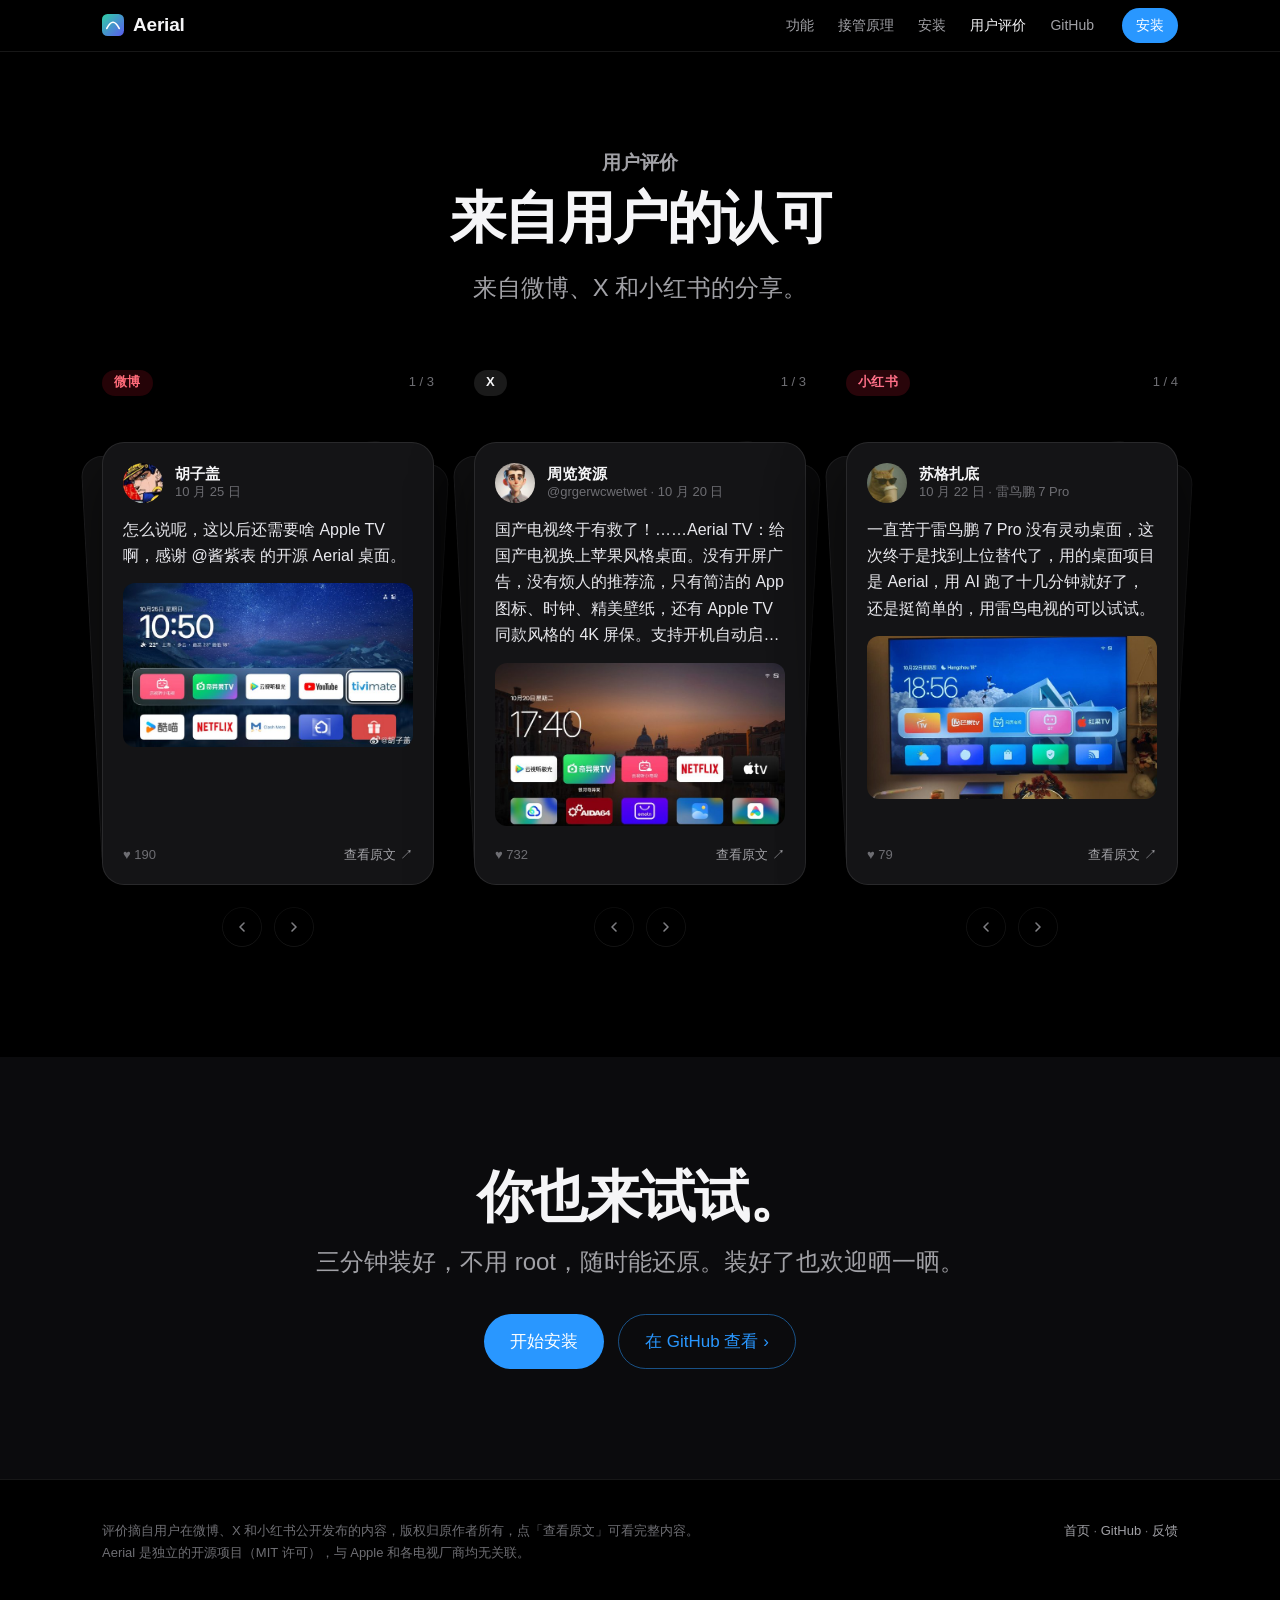
<file: site/voices/index.html>
<!doctype html>
<html lang="zh-CN">
<head>
<meta charset="utf-8">
<meta name="viewport" content="width=device-width, initial-scale=1, viewport-fit=cover">
<title>用户评价 · Aerial</title>
<meta name="description" content="装上 Aerial 之后，大家在微博、X 和小红书上是怎么说的。">
<meta property="og:title" content="用户评价 · Aerial">
<meta property="og:description" content="装上 Aerial 之后，大家在微博、X 和小红书上是怎么说的。">
<meta property="og:image" content="https://aerial.qust.me/img/home.jpg?v=147">
<meta name="theme-color" content="#000000">
<link rel="icon" href="../favicon.svg" type="image/svg+xml">
<link rel="stylesheet" href="../style.css?v=12">
</head>
<body>

<nav>
  <div class="wrap">
    <a class="brand" href="../" aria-label="Aerial"><svg width="22" height="22" viewBox="0 0 32 32" aria-hidden="true"><defs><linearGradient id="g" x1="0" y1="0" x2="1" y2="1"><stop offset="0" stop-color="#2fd0a5"/><stop offset="1" stop-color="#5b5bf0"/></linearGradient></defs><rect width="32" height="32" rx="8" fill="url(#g)"/><path d="M7 21c3-6 6-9 9-9s6 3 9 9" fill="none" stroke="#fff" stroke-width="2.4" stroke-linecap="round"/></svg> Aerial</a>
    <div class="links">
      <a href="../#features">功能</a>
      <a href="../#how">接管原理</a>
      <a href="../#install">安装</a>
      <a href="./" aria-current="page">用户评价</a>
      <a href="https://github.com/pengchujin/aerial-tv">GitHub</a>
    </div>
    <a class="cta" href="../#install">安装</a>
  </div>
</nav>

<header class="voices-hero">
  <div class="wrap">
    <p class="eyebrow">用户评价</p>
    <h2>来自用户的认可</h2>
    <p class="lede">来自微博、X 和小红书的分享。</p>
  </div>
</header>

<section class="voices">
  <div class="wrap decks">

    <div class="deck-col">
      <div class="deck-head"><span class="pf weibo">微博</span><span class="deck-count" aria-live="polite"></span></div>
      <div class="deck" tabindex="0" aria-roledescription="卡片组" aria-label="微博上的评价">
        <article class="vcard has-pic">
          <header>
            <img class="avatar" src="../img/voices/wb-huzigai.jpg" alt="" width="40" height="40">
            <div class="who"><b>胡子盖</b><span>10 月 25 日</span></div>
          </header>
          <p class="q">怎么说呢，这以后还需要啥 Apple TV 啊，感谢 @酱紫表 的开源 Aerial 桌面。</p>
          <div class="pic"><img src="../img/voices/wb-huzigai-home.jpg" alt="电视上的 Aerial 首页：时钟、天气和两排 App" width="720" height="405" loading="lazy"></div>
          <footer><span class="stat">♥ 190</span><a href="https://weibo.com/1500746433/RohjLjNZk" target="_blank" rel="noopener">查看原文 ↗</a></footer>
        </article>
        <article class="vcard has-pic">
          <header>
            <img class="avatar" src="../img/voices/wb-kongshenmege.jpg" alt="" width="40" height="40">
            <div class="who"><b>空什么格</b><span>10 月 20 日 · TCL 75Q10G Pro</span></div>
          </header>
          <p class="q">牛逼！刚用 @酱紫表 的最新项目给我这台 TCL 75Q10G Pro 装上了「苹果」桌面 Aerial。实测操作下来确实很简单，有台电脑就行。先获取电视 WiFi 地址、开启 ADB 模式并授权，然后把操作指令丢给 AI Agent 就行了。我用的是 Workbuddy Step-5-Preview 模型，三五分钟搞定。</p>
          <div class="pic"><img src="../img/voices/wb-kongshenmege-tcl.jpg" alt="TCL 电视上弹出「多屏互动：正在发起应用推送」" width="720" height="540" loading="lazy"></div>
          <footer><span class="stat">♥ 128</span><a href="https://weibo.com/1853465292/RnzifeuQE" target="_blank" rel="noopener">查看原文 ↗</a></footer>
        </article>
        <article class="vcard has-pic">
          <header>
            <img class="avatar" src="../img/voices/wb-wuhoukuangshui.jpg" alt="" width="40" height="40">
            <div class="who"><b>午后狂睡</b><span>10 月 21 日 · 索尼电视</span></div>
          </header>
          <p class="q">非常好用，也非常简单的操作，我的老索尼电视终于清爽了…</p>
          <div class="pic"><img src="../img/voices/wb-wuhoukuangshui-home.jpg" alt="索尼电视上的 Aerial 首页：雪山壁纸、时钟和两排 App" width="720" height="405" loading="lazy"></div>
          <footer><span class="stat">♥ 405</span><a href="https://weibo.com/1253846303/RnEkgvTEq" target="_blank" rel="noopener">查看原文 ↗</a></footer>
        </article>
      </div>
      <div class="deck-nav">
        <button type="button" class="prev" aria-label="上一张"><svg width="16" height="16" viewBox="0 0 24 24" fill="none" stroke="currentColor" stroke-width="2.4" stroke-linecap="round" stroke-linejoin="round" aria-hidden="true"><path d="M15 6l-6 6 6 6"/></svg></button>
        <button type="button" class="next" aria-label="下一张"><svg width="16" height="16" viewBox="0 0 24 24" fill="none" stroke="currentColor" stroke-width="2.4" stroke-linecap="round" stroke-linejoin="round" aria-hidden="true"><path d="M9 6l6 6-6 6"/></svg></button>
      </div>
    </div>

    <div class="deck-col">
      <div class="deck-head"><span class="pf x">X</span><span class="deck-count" aria-live="polite"></span></div>
      <div class="deck" tabindex="0" aria-roledescription="卡片组" aria-label="X 上的评价">
        <article class="vcard has-pic">
          <header>
            <img class="avatar" src="../img/voices/x-grgerwcwetwet.jpg" alt="" width="40" height="40">
            <div class="who"><b>周览资源</b><span>@grgerwcwetwet · 10 月 20 日</span></div>
          </header>
          <p class="q">国产电视终于有救了！……Aerial TV：给国产电视换上苹果风格桌面。没有开屏广告，没有烦人的推荐流，只有简洁的 App 图标、时钟、精美壁纸，还有 Apple TV 同款风格的 4K 屏保。支持开机自动启动，免费开源。</p>
          <div class="pic"><img src="../img/voices/x-grgerwcwetwet-home.jpg" alt="Aerial 首页：威尼斯黄昏壁纸和一排 App" width="720" height="413" loading="lazy"></div>
          <footer><span class="stat">♥ 732</span><a href="https://x.com/grgerwcwetwet/status/2112508628989317393" target="_blank" rel="noopener">查看原文 ↗</a></footer>
        </article>
        <article class="vcard has-pic">
          <header>
            <img class="avatar" src="../img/voices/x-wujizhuzhu.jpg" alt="" width="40" height="40">
            <div class="who"><b>朱无忌无忌</b><span>@Wujizhuzhu · 10 月 25 日 · 小米电视大师 82″</span></div>
          </header>
          <p class="q">这台电视买了很多年，只有 2GB 内存，系统还停留在 Android 9……现在开机就是一张干干净净的航拍壁纸，没有广告，没有推荐位，也不用再忍受那些莫名其妙的预装软件。</p>
          <div class="pic"><img src="../img/voices/x-wujizhuzhu-home.jpg" alt="小米电视上的 Aerial 首页" width="720" height="405" loading="lazy"></div>
          <footer><span class="stat">♥ 32</span><a href="https://x.com/Wujizhuzhu/status/2114264402975445017" target="_blank" rel="noopener">查看原文 ↗</a></footer>
        </article>
        <article class="vcard">
          <header>
            <img class="avatar" src="../img/voices/x-denziideng.jpg" alt="" width="40" height="40">
            <div class="who"><b>Denzii</b><span>@denziideng · 10 月 21 日</span></div>
          </header>
          <p class="q big">AppleTV 平替？用 workbuddy 给国产电视换一个干净的桌面！……Aerial 这款专为国产电视设计，用一句提示词给 AI Agent 就能办完，感兴趣的赶紧收！</p>
          <footer><span class="stat">♥ 100</span><a href="https://x.com/denziideng/status/2112819291942961583" target="_blank" rel="noopener">查看原文 ↗</a></footer>
        </article>
      </div>
      <div class="deck-nav">
        <button type="button" class="prev" aria-label="上一张"><svg width="16" height="16" viewBox="0 0 24 24" fill="none" stroke="currentColor" stroke-width="2.4" stroke-linecap="round" stroke-linejoin="round" aria-hidden="true"><path d="M15 6l-6 6 6 6"/></svg></button>
        <button type="button" class="next" aria-label="下一张"><svg width="16" height="16" viewBox="0 0 24 24" fill="none" stroke="currentColor" stroke-width="2.4" stroke-linecap="round" stroke-linejoin="round" aria-hidden="true"><path d="M9 6l6 6-6 6"/></svg></button>
      </div>
    </div>

    <div class="deck-col">
      <div class="deck-head"><span class="pf xhs">小红书</span><span class="deck-count" aria-live="polite"></span></div>
      <div class="deck" tabindex="0" aria-roledescription="卡片组" aria-label="小红书上的评价">
        <article class="vcard has-pic">
          <header>
            <img class="avatar" src="../img/voices/xhs-su.jpg" alt="" width="40" height="40">
            <div class="who"><b>苏格扎底</b><span>10 月 22 日 · 雷鸟鹏 7 Pro</span></div>
          </header>
          <p class="q">一直苦于雷鸟鹏 7 Pro 没有灵动桌面，这次终于是找到上位替代了，用的桌面项目是 Aerial，用 AI 跑了十几分钟就好了，还是挺简单的，用雷鸟电视的可以试试。</p>
          <div class="pic"><img src="../img/voices/xhs-su-tv.jpg" alt="挂在墙上的雷鸟电视，显示 Aerial 首页" width="720" height="540" loading="lazy"></div>
          <footer><span class="stat">♥ 79</span><a href="https://www.xiaohongshu.com/explore/6ad9ed60000000003300ad0d?xsec_token=ABk5HvAmkg3BZGXMVb0Xcm4YsfApgPRdG6pakmBmmVAFw=&amp;xsec_source=pc_search" target="_blank" rel="noopener">查看原文 ↗</a></footer>
        </article>
        <article class="vcard has-pic">
          <header>
            <img class="avatar" src="../img/voices/xhs-yang.jpg" alt="" width="40" height="40">
            <div class="who"><b>阳澄徐公</b><span>10 月 25 日 · 东芝电视</span></div>
          </header>
          <p class="q">给老电视换个新灵魂！这桌面越看越顺眼。干净的布局、舒服的视觉效果，再配上有氛围感的屏保，打开电视不再只是为了追剧，光是待机时看着都觉得赏心悦目。</p>
          <div class="pic"><img src="../img/voices/xhs-yang-tv.jpg" alt="东芝电视上的 Aerial 首页：红叶壁纸和一排 App" width="720" height="454" loading="lazy"></div>
          <footer><span class="stat">♥ 13</span><a href="https://www.xiaohongshu.com/explore/6add70aa0000000025022966?xsec_token=AB50fnLWaxf-qKhevNXIGsNeqELEj1gAaz1TQjX-_Oajg=&amp;xsec_source=pc_search" target="_blank" rel="noopener">查看原文 ↗</a></footer>
        </article>
        <article class="vcard has-pic">
          <header>
            <img class="avatar" src="../img/voices/xhs-mr.jpg" alt="" width="40" height="40">
            <div class="who"><b>MRBANK</b><span>10 月 22 日 · 小米盒子 3 增强版</span></div>
          </header>
          <p class="q">我的设备是小米盒子 3 增强版，安卓 5.1……用 @酱紫表 的项目（Aerial TV）顺利安装，还能开机自启。</p>
          <div class="pic"><img src="../img/voices/xhs-mr-tv.jpg" alt="小米盒子接的电视上显示 Aerial 首页：大桥夜景壁纸" width="720" height="540" loading="lazy"></div>
          <footer><span class="stat">♥ 34</span><a href="https://www.xiaohongshu.com/explore/6ad8faf0000000002c02555f?xsec_token=ABrCOeGq13N1Gbw60IOi9N8VK4iGAqu0dQTcZ5xMGKrzE=&amp;xsec_source=pc_search" target="_blank" rel="noopener">查看原文 ↗</a></footer>
        </article>
        <article class="vcard has-pic">
          <header>
            <img class="avatar" src="../img/voices/xhs-ya.jpg" alt="" width="40" height="40">
            <div class="who"><b>鸭梨是多的</b><span>10 月 25 日 · 2018 年小米电视</span></div>
          </header>
          <p class="q">18 年买的小米电视是安卓 6……装了 Aerial TV，已满足需求。打开电视无广告，去除乱七八糟的推荐，取而代之的是 Apple TV 风格桌面，直接展示 B 站等应用，还有信号源选择。</p>
          <div class="pic"><img src="../img/voices/xhs-ya-tv.jpg" alt="小米电视上打开了 Aerial 的信号源菜单" width="720" height="405" loading="lazy"></div>
          <footer><span class="stat">♥ 8</span><a href="https://www.xiaohongshu.com/explore/6add67a7000000002c016079?xsec_token=AB50fnLWaxf-qKhevNXIGsNe_Ddhp0nMtYEh4klM1nER4=&amp;xsec_source=pc_search" target="_blank" rel="noopener">查看原文 ↗</a></footer>
        </article>
      </div>
      <div class="deck-nav">
        <button type="button" class="prev" aria-label="上一张"><svg width="16" height="16" viewBox="0 0 24 24" fill="none" stroke="currentColor" stroke-width="2.4" stroke-linecap="round" stroke-linejoin="round" aria-hidden="true"><path d="M15 6l-6 6 6 6"/></svg></button>
        <button type="button" class="next" aria-label="下一张"><svg width="16" height="16" viewBox="0 0 24 24" fill="none" stroke="currentColor" stroke-width="2.4" stroke-linecap="round" stroke-linejoin="round" aria-hidden="true"><path d="M9 6l6 6-6 6"/></svg></button>
      </div>
    </div>

  </div>
</section>

<section class="alt voices-cta">
  <div class="wrap">
    <h2>你也来试试。</h2>
    <p class="lede">三分钟装好，不用 root，随时能还原。装好了也欢迎晒一晒。</p>
    <div class="actions">
      <a class="btn primary" href="../#install">开始安装</a>
      <a class="btn ghost" href="https://github.com/pengchujin/aerial-tv">在 GitHub 查看 ›</a>
    </div>
  </div>
</section>

<footer>
  <div class="wrap">
    <div>
      评价摘自用户在微博、X 和小红书公开发布的内容，版权归原作者所有，点「查看原文」可看完整内容。<br>
      Aerial 是独立的开源项目（MIT 许可），与 Apple 和各电视厂商均无关联。
    </div>
    <div><a href="../">首页</a> · <a href="https://github.com/pengchujin/aerial-tv">GitHub</a> · <a href="https://github.com/pengchujin/aerial-tv/issues">反馈</a></div>
  </div>
</footer>

<script src="../voices.js?v=1"></script>
</body>
</html>
</file>
<file: site/style.css>
:root {
  --bg: #000;
  --bg-2: #0b0b0d;
  --card: #141416;
  --card-2: #1c1c1f;
  --line: rgba(255,255,255,.09);
  --text: #f5f5f7;
  --muted: #a1a1a6;
  --dim: #6e6e73;
  --accent: #2997ff;
  --accent-2: #64d2ff;
  --radius: 22px;
  --max: 1120px;
  --ease: cubic-bezier(.23, 1, .32, 1);
}
* { box-sizing: border-box; }
html { -webkit-text-size-adjust: 100%; scroll-behavior: smooth; }
body {
  margin: 0; background: var(--bg); color: var(--text);
  font-family: -apple-system, BlinkMacSystemFont, "SF Pro Text", "PingFang SC", "Hiragino Sans GB", "Microsoft YaHei", "Helvetica Neue", Arial, sans-serif;
  font-size: 17px; line-height: 1.6; -webkit-font-smoothing: antialiased; text-rendering: optimizeLegibility;
}
img { display: block; max-width: 100%; height: auto; }
a { color: var(--accent); text-decoration: none; }
a:hover { text-decoration: underline; }
.wrap { max-width: var(--max); margin: 0 auto; padding: 0 22px; }

/* nav */
nav {
  position: sticky; top: 0; z-index: 10; height: 52px;
  background: rgba(0,0,0,.72); -webkit-backdrop-filter: saturate(180%) blur(20px); backdrop-filter: saturate(180%) blur(20px);
  border-bottom: 1px solid var(--line);
}
nav .wrap { display: flex; align-items: center; height: 100%; gap: 28px; }
nav .brand { font-weight: 600; font-size: 19px; letter-spacing: -.01em; color: var(--text); display: flex; align-items: center; gap: 9px; }
nav .brand:hover { text-decoration: none; }
nav .links { display: flex; gap: 24px; margin-left: auto; font-size: 14px; }
nav .links a { color: var(--muted); }
nav .links a:hover { color: var(--text); text-decoration: none; }
nav .lang { font-size: 14px; color: var(--muted); }
nav .lang:hover { color: var(--text); text-decoration: none; }
nav .cta { font-size: 14px; padding: 6px 14px; border-radius: 980px; background: var(--accent); color: #fff; }
nav .cta:hover { text-decoration: none; background: #0077ed; }

/* hero */
.hero { text-align: center; padding: 96px 0 40px; overflow: hidden; }
.eyebrow { color: var(--muted); font-size: 19px; font-weight: 600; letter-spacing: .01em; margin: 0 0 10px; }
h1 {
  font-size: clamp(44px, 8vw, 92px); line-height: 1.04; letter-spacing: -.035em; font-weight: 700; margin: 0;
  background: linear-gradient(180deg, #fff 30%, #b9c3d0 100%); -webkit-background-clip: text; background-clip: text; color: transparent;
}
.lede { font-size: clamp(19px, 2.3vw, 24px); color: var(--muted); max-width: 720px; margin: 22px auto 0; line-height: 1.45; }
.lede strong { color: var(--text); font-weight: 600; }
.actions { display: flex; gap: 14px; justify-content: center; flex-wrap: wrap; margin-top: 34px; }
.btn {
  display: inline-flex; align-items: center; gap: 8px; padding: 13px 26px; border-radius: 980px; font-size: 17px; font-weight: 500;
  transition: transform .18s var(--ease), background .2s ease;
}
.btn:hover { text-decoration: none; }
.btn:active { transform: scale(.97); }
.btn.primary { background: var(--accent); color: #fff; }
.btn.primary:hover { background: #0077ed; }
.btn.ghost { color: var(--accent); border: 1px solid rgba(41,151,255,.5); }
.btn.ghost:hover { background: rgba(41,151,255,.1); }

/* tv frame */
.tv { position: relative; margin: 64px auto 0; max-width: 1040px; container-type: inline-size; }
.tv .screen {
  position: relative; border-radius: 14px; overflow: hidden; background: #000;
  box-shadow: 0 0 0 10px #111, 0 0 0 11px #2a2a2d, 0 40px 120px -20px rgba(41,151,255,.25), 0 30px 80px rgba(0,0,0,.8);
}
/* The screen is 16:9, rounded down to whole pixels. At a fractional height (201.38px on a phone)
   iPhone Safari drew the sliding Aerial shot a device pixel short while it moved, so the stock
   launcher showed as a line along the bottom, and the shot jumped down when the wipe ended. */
.tv .screen { aspect-ratio: 16 / 9; height: round(down, 100cqw * 9 / 16, 1px); }
.tv .screen img { position: absolute; inset: 0; display: block; width: 100%; height: 100%; object-fit: cover; }
.compare { --x: 0%; cursor: ew-resize; touch-action: pan-y; user-select: none; -webkit-user-select: none; outline: none; }
.compare img { -webkit-user-drag: none; pointer-events: none; }
/* Aerial's shot lies on top, in a window that slides in from the left while the shot inside slides
   back, so the shot stays put and grows from the left edge. The stock shot underneath is never cut:
   iPhone Safari let the last pixel row of a cut image (clip-path, or a sliding window) show past the
   cut, so whatever it leaks now lands under Aerial's shot, not over it. */
.compare .after { position: absolute; inset: 0 0 -1px; z-index: 1; overflow: hidden; transform: translateX(calc(var(--x) - 100%)); }
.compare .after img { transform: translateX(calc(100% - var(--x))); }
/* Wiped all the way to Aerial: drop the stock shot altogether. */
.compare.done .before { display: none; }
.compare .divider { transition: opacity .25s ease; position: absolute; z-index: 2; top: 0; bottom: 0; left: var(--x); width: 2px; margin-left: -1px; background: rgba(255,255,255,.9); box-shadow: 0 0 18px rgba(0,0,0,.5); }
.compare .knob {
  position: absolute; top: 50%; left: 50%; width: 44px; height: 44px; margin: -22px 0 0 -22px; border-radius: 50%;
  display: grid; place-items: center; color: #111; background: rgba(255,255,255,.92);
  box-shadow: 0 6px 24px rgba(0,0,0,.45); -webkit-backdrop-filter: blur(10px); backdrop-filter: blur(10px);
  transition: transform .2s var(--ease);
}
.compare:hover .knob, .compare:focus-visible .knob { transform: scale(1.08); }
.compare-legend { display: flex; flex-direction: column; align-items: center; gap: 10px; margin-top: 22px; }
.replay {
  display: inline-flex; align-items: center; gap: 6px; white-space: nowrap; appearance: none; font: inherit; cursor: pointer;
  font-size: 14px; font-weight: 500; color: var(--muted); background: transparent; border: 1px solid var(--line);
  border-radius: 980px; padding: 7px 16px; transition: color .2s ease, border-color .2s ease, transform .15s var(--ease);
}
.replay:hover { color: var(--text); border-color: rgba(255,255,255,.22); }
.replay:active { transform: scale(.96); }
.compare-hint { color: var(--dim); font-size: 13px; }
@media (hover: none) { .compare-hint { display: none; } }
.tv .stand { width: 26%; height: 14px; margin: 18px auto 0; border-radius: 0 0 10px 10px; background: linear-gradient(#2a2a2d, #141416); }
.glow { position: absolute; inset: -10% -20% auto; height: 70%; z-index: -1; filter: blur(80px); opacity: .55;
  background: radial-gradient(40% 50% at 30% 50%, #1f7a6a, transparent 70%), radial-gradient(40% 50% at 70% 40%, #3b2a9c, transparent 70%); }

/* sections */
section { padding: 110px 0; }
section.alt { background: var(--bg-2); }
.head { text-align: center; max-width: 760px; margin: 0 auto 56px; }
h2 { font-size: clamp(34px, 5vw, 56px); line-height: 1.08; letter-spacing: -.03em; margin: 0; font-weight: 700; }
.head p { color: var(--muted); font-size: 21px; margin: 18px 0 0; line-height: 1.5; }

.feature { display: grid; grid-template-columns: 1.35fr 1fr; gap: 56px; align-items: center; }
.feature + .feature { margin-top: 110px; }
.feature.flip { grid-template-columns: 1fr 1.35fr; }
.feature.flip .shot { order: 2; }
.feature h3 { font-size: clamp(28px, 3.4vw, 40px); line-height: 1.12; letter-spacing: -.025em; margin: 0 0 16px; }
.feature p { color: var(--muted); margin: 0 0 12px; }
.feature p strong { color: var(--text); font-weight: 600; }
.shot { border-radius: 16px; overflow: hidden; box-shadow: 0 0 0 1px var(--line), 0 30px 70px rgba(0,0,0,.6); background: #000; }
.shot img { width: 100%; aspect-ratio: 16 / 9; object-fit: cover; }
.sub { font-size: clamp(28px, 3.4vw, 40px); line-height: 1.12; letter-spacing: -.025em; margin: 0 0 16px; }
.muted { color: var(--muted); }
.kicker { color: var(--accent-2); font-size: 15px; font-weight: 600; margin: 0 0 10px; letter-spacing: .02em; }

.gallery { display: grid; grid-template-columns: repeat(2, 1fr); gap: 20px; }
.gallery figure { margin: 0; }
.gallery figcaption { color: var(--dim); font-size: 14px; margin-top: 10px; text-align: center; }

.phone-row { display: grid; grid-template-columns: 1.35fr 1fr; gap: 56px; align-items: center; }
.phone { width: min(300px, 100%); margin: 0 auto; border-radius: 42px; padding: 12px; background: #111; box-shadow: 0 0 0 1px #2a2a2d, 0 30px 80px rgba(0,0,0,.7); }
.phone img { border-radius: 32px; }

.grid3 { display: grid; grid-template-columns: repeat(3, 1fr); gap: 20px; }
.tile { background: var(--card); border: 1px solid var(--line); border-radius: var(--radius); padding: 30px 28px; }
.tile .ic { width: 40px; height: 40px; border-radius: 11px; display: grid; place-items: center; margin-bottom: 18px; background: rgba(41,151,255,.14); color: var(--accent-2); }
.tile h4 { font-size: 21px; margin: 0 0 8px; letter-spacing: -.01em; }
.tile p { margin: 0; color: var(--muted); font-size: 16px; line-height: 1.55; }

.devices { display: flex; justify-content: center; gap: 14px; flex-wrap: wrap; margin-top: 40px; }
.devices-note { text-align: center; margin-top: 18px; }
.chip { border: 1px solid var(--line); background: var(--card); border-radius: 980px; padding: 8px 16px; font-size: 15px; color: var(--muted); }
.chip b { color: var(--text); font-weight: 600; }
a.chip-link { color: var(--muted); transition: border-color .2s ease, color .2s ease; }
a.chip-link b { color: var(--accent); }
a.chip-link:hover { text-decoration: none; border-color: rgba(41,151,255,.5); color: var(--text); }

/* install */
.install { max-width: 860px; margin: 0 auto; }
.field { display: flex; align-items: center; gap: 12px; background: var(--card); border: 1px solid var(--line); border-radius: 14px; padding: 6px 6px 6px 18px; margin-bottom: 22px; }
.field label { color: var(--muted); font-size: 15px; white-space: nowrap; }
.field input { flex: 1; min-width: 0; background: transparent; border: 0; color: var(--text); font: inherit; font-size: 17px; padding: 10px 4px; outline: none; }
.field input::placeholder { color: var(--dim); }
.field .opt { display: flex; align-items: center; gap: 8px; color: var(--muted); font-size: 14px; padding-right: 12px; white-space: nowrap; cursor: pointer; }
.tabs { display: inline-flex; background: var(--card); border: 1px solid var(--line); border-radius: 12px; padding: 4px; gap: 4px; margin-bottom: 18px; }
.tabs button {
  appearance: none; border: 0; background: transparent; color: var(--muted); font: inherit; font-size: 15px; font-weight: 500;
  padding: 8px 18px; border-radius: 9px; cursor: pointer; transition: background .2s ease, color .2s ease;
}
.tabs button { display: inline-flex; align-items: center; gap: 7px; }
.tabs .logo { display: block; flex: none; height: 14px; aspect-ratio: 1; background: currentColor; -webkit-mask: var(--logo) center / contain no-repeat; mask: var(--logo) center / contain no-repeat; }
.tabs .logo.xiaomi { --logo: url(img/brands/xiaomi.svg); height: 16px; }
.tabs .logo.android { --logo: url(img/brands/android.svg); height: 18px; }
.tabs .logo.tcl { --logo: url(img/brands/tcl.svg); height: 17px; aspect-ratio: 1.678; }
.tabs .logo.haier { --logo: url(img/brands/haier.svg); height: 13px; aspect-ratio: 3.247; }
.tabs .logo.oppo { --logo: url(img/brands/oppo.svg); height: 11px; aspect-ratio: 4.207; }
.tabs button[aria-selected="true"] { background: var(--card-2); color: var(--text); box-shadow: 0 1px 3px rgba(0,0,0,.4); }
.panel { display: none; }
.panel.on { display: block; }
.panel > p { color: var(--muted); margin: 0 0 14px; }
.panel > p.note { color: var(--dim); margin: 14px 0 0; }
.panel ol { color: var(--muted); margin: 0 0 14px; padding-left: 22px; }
.panel ol li { margin: 4px 0; }
.code { position: relative; background: #0d0d0f; border: 1px solid var(--line); border-radius: 16px; }
.code pre {
  margin: 0; padding: 22px 22px 22px; overflow-x: auto; white-space: pre-wrap; word-break: break-word;
  font: 14px/1.65 ui-monospace, "SF Mono", Menlo, Consolas, monospace; color: #e6e6e9;
}
.code .copy {
  position: absolute; top: 12px; right: 12px; appearance: none; border: 1px solid var(--line); background: var(--card-2);
  color: var(--text); font: inherit; font-size: 13px; padding: 6px 12px; border-radius: 8px; cursor: pointer;
  transition: background .2s ease, transform .15s var(--ease);
}
.code .copy:hover { background: #2a2a2e; }
.code .copy:active { transform: scale(.96); }
.note { color: var(--dim); font-size: 14px; margin-top: 14px; }
.step { display: flex; align-items: center; gap: 12px; font-size: 21px; letter-spacing: -.01em; margin: 44px 0 14px; }
.step:first-child { margin-top: 0; }
.step span { flex: none; width: 28px; height: 28px; border-radius: 50%; background: var(--card-2); color: var(--text); font-size: 14px; font-weight: 600; display: grid; place-items: center; }
.panel b { color: var(--text); font-weight: 600; }
.panel a b { color: inherit; }
.hint { color: var(--muted); margin: 0 0 14px; }
.agents { display: flex; flex-wrap: wrap; gap: 8px; list-style: none; padding: 0; margin: 0 0 14px; }
.agents li { display: flex; align-items: center; gap: 8px; padding: 6px 14px 6px 8px; border: 1px solid var(--line); border-radius: 980px; background: var(--card); color: var(--text); font-size: 15px; line-height: 1.3; }
.agents img { width: 20px; height: 20px; flex: none; }

details { border-bottom: 1px solid var(--line); padding: 18px 0; }
details summary { cursor: pointer; font-size: 19px; font-weight: 600; list-style: none; display: flex; justify-content: space-between; gap: 16px; }
details summary::after { content: "+"; color: var(--muted); font-weight: 400; transition: transform .25s var(--ease); }
details[open] summary::after { transform: rotate(45deg); }
details p { color: var(--muted); margin: 12px 0 0; }

footer { border-top: 1px solid var(--line); padding: 40px 0 60px; color: var(--dim); font-size: 13px; line-height: 1.7; }
footer .wrap { display: flex; justify-content: space-between; gap: 24px; flex-wrap: wrap; }
footer a { color: var(--muted); }

.reveal { opacity: 0; transform: translateY(24px); transition: opacity .9s var(--ease), transform .9s var(--ease); }
.reveal.in { opacity: 1; transform: none; }
@media (prefers-reduced-motion: reduce) {
  html { scroll-behavior: auto; }
  .reveal { opacity: 1; transform: none; transition: none; }
}

@media (max-width: 860px) {
  nav .links { display: none; }
  nav .lang { margin-left: auto; }
  .hero { padding-top: 64px; }
  section { padding: 80px 0; }
  .feature, .feature.flip, .phone-row { grid-template-columns: 1fr; gap: 28px; }
  .feature.flip .shot { order: 0; }
  .feature + .feature { margin-top: 72px; }
  .grid3, .gallery { grid-template-columns: 1fr; }
  .field { flex-wrap: wrap; padding: 10px 14px; }
  .field .opt { padding: 4px 0 6px; }
  .tabs[data-tabs="brand"] { display: flex; }
  .tabs[data-tabs="brand"] button { flex: 1 1 auto; justify-content: center; padding: 8px; }
  .compare-legend { margin-top: 18px; }
  .compare .knob { width: 34px; height: 34px; margin: -17px 0 0 -17px; }
}
@media (max-width: 480px) {
  .tabs .logo.xiaomi, .tabs .logo.android { display: none; }
  .tabs[data-tabs="method"] { display: flex; flex-wrap: wrap; }
  .tabs[data-tabs="method"] button { flex: 1 1 auto; justify-content: center; padding: 8px 10px; }
}

/* voices: posts from Weibo, X and Xiaohongshu, one stack of cards per platform */
nav .links a[aria-current] { color: var(--text); }
.voices-hero { text-align: center; padding: 96px 0 8px; }
.voices { padding-top: 56px; overflow-x: clip; }  /* a thrown card must not widen the page */
.decks { display: grid; grid-template-columns: repeat(auto-fit, minmax(300px, 1fr)); gap: 48px 40px; }
.deck-col { width: 100%; max-width: 380px; margin: 0 auto; display: flex; flex-direction: column; }
.deck-head { display: flex; align-items: center; justify-content: space-between; margin-bottom: 14px; }
.deck-count { color: var(--dim); font-size: 13px; font-variant-numeric: tabular-nums; }
.pf { display: inline-flex; align-items: center; height: 26px; padding: 0 12px; border-radius: 980px; font-size: 13px; font-weight: 600; letter-spacing: .02em; }
.pf.weibo { background: rgba(230,22,45,.16); color: #ff6b7a; }
.pf.x { background: rgba(255,255,255,.1); color: var(--text); }
.pf.xhs { background: rgba(255,36,66,.16); color: #ff7088; }

/* All cards share one grid cell, so the deck is as tall as its longest card and every card
   matches it. The cards behind peek out above the top one; room for two of them sits above. */
.deck { flex: 1; display: grid; margin-top: 32px; outline: none; touch-action: pan-y; }
.deck:focus-visible .vcard[data-p="0"] { box-shadow: 0 0 0 2px var(--accent), 0 24px 60px rgba(0,0,0,.55); }
.vcard {
  grid-area: 1 / 1; position: relative; display: flex; flex-direction: column; gap: 14px; padding: 20px 20px 16px;
  background: var(--card); border: 1px solid var(--line); border-radius: var(--radius);
  box-shadow: 0 24px 60px rgba(0,0,0,.55); transform-origin: 50% 100%;
  transition: transform .42s var(--ease), opacity .3s ease; user-select: none; -webkit-user-select: none; cursor: pointer;
}
/* Cards further back go darker, so the stack reads as depth rather than clutter. */
.vcard::after { content: ""; position: absolute; inset: -1px; border-radius: inherit; background: #000; opacity: 0; pointer-events: none; transition: opacity .42s var(--ease); }
.vcard[data-p="0"] { transform: none; }
.vcard[data-p="1"] { transform: translate(-8px, -16px) rotate(-3deg) scale(.95); }
.vcard[data-p="1"]::after { opacity: .22; }
.vcard[data-p="2"], .vcard[data-p="3"] { transform: translate(10px, -30px) rotate(3.2deg) scale(.9); }
.vcard[data-p="2"]::after { opacity: .42; }
.vcard[data-p="3"] { opacity: 0; }
@media (hover: hover) and (pointer: fine) {
  .deck:hover .vcard[data-p="1"] { transform: translate(-16px, -19px) rotate(-4deg) scale(.95); }
  .deck:hover .vcard[data-p="2"] { transform: translate(18px, -34px) rotate(4.5deg) scale(.9); }
}
/* Leaving: the top card is thrown to one side, then tucked in at the back. */
.vcard.out-r { transform: translate(72%, 10px) rotate(9deg) !important; transition-duration: .22s; }
.vcard.out-l { transform: translate(-72%, 10px) rotate(-9deg) !important; transition-duration: .22s; }
.vcard.dragging { transition: none; }
.vcard img { -webkit-user-drag: none; }

.vcard header { display: flex; align-items: center; gap: 12px; }
.vcard .avatar { width: 40px; height: 40px; border-radius: 50%; flex: none; background: var(--card-2); }
.vcard .who { min-width: 0; display: flex; flex-direction: column; line-height: 1.3; }
.vcard .who b { font-size: 15px; font-weight: 600; }
.vcard .who span { color: var(--dim); font-size: 13px; white-space: nowrap; overflow: hidden; text-overflow: ellipsis; }
.vcard .q {
  flex: none; margin: 0; color: #e8e8ed; font-size: 16px; line-height: 1.65;
  display: -webkit-box; -webkit-box-orient: vertical; -webkit-line-clamp: 11; overflow: hidden;
}
.vcard.has-pic .q { -webkit-line-clamp: 5; }
.vcard .q.big { font-size: 22px; line-height: 1.5; letter-spacing: -.01em; font-weight: 500; color: var(--text); -webkit-line-clamp: 9; }
.vcard .pic { flex: none; aspect-ratio: 16 / 9; border-radius: 12px; overflow: hidden; background: #000; }
.vcard .pic img { width: 100%; height: 100%; object-fit: cover; }
.vcard footer { display: flex; align-items: center; justify-content: space-between; font-size: 13px; line-height: 1.4; margin-top: auto; padding: 2px 0 0; border: 0; color: inherit; }
.vcard .stat { color: var(--dim); }
.vcard footer a { color: var(--muted); padding: 4px 0; }
.vcard footer a:hover { color: var(--text); text-decoration: none; }

.deck-nav { display: flex; justify-content: center; gap: 12px; margin-top: 22px; }
.deck-nav button {
  appearance: none; width: 40px; height: 40px; border-radius: 50%; display: grid; place-items: center; cursor: pointer;
  color: var(--muted); background: transparent; border: 1px solid var(--line);
  transition: color .2s ease, border-color .2s ease, transform .15s var(--ease);
}
.deck-nav button:hover { color: var(--text); border-color: rgba(255,255,255,.22); }
.deck-nav button:active { transform: scale(.94); }

.voices-cta { text-align: center; }
.voices-cta .lede { margin-top: 18px; }

@media (prefers-reduced-motion: reduce) {
  .vcard { transition: opacity .2s ease; }
  .vcard.out-r, .vcard.out-l { transform: none !important; opacity: 0; }
}
@media (max-width: 860px) {
  .voices-hero { padding-top: 64px; }
  .voices { padding-top: 40px; }
  .decks { gap: 56px; }
}
@media (max-width: 400px) {
  .vcard .q.big { font-size: 20px; }
}
</file>
